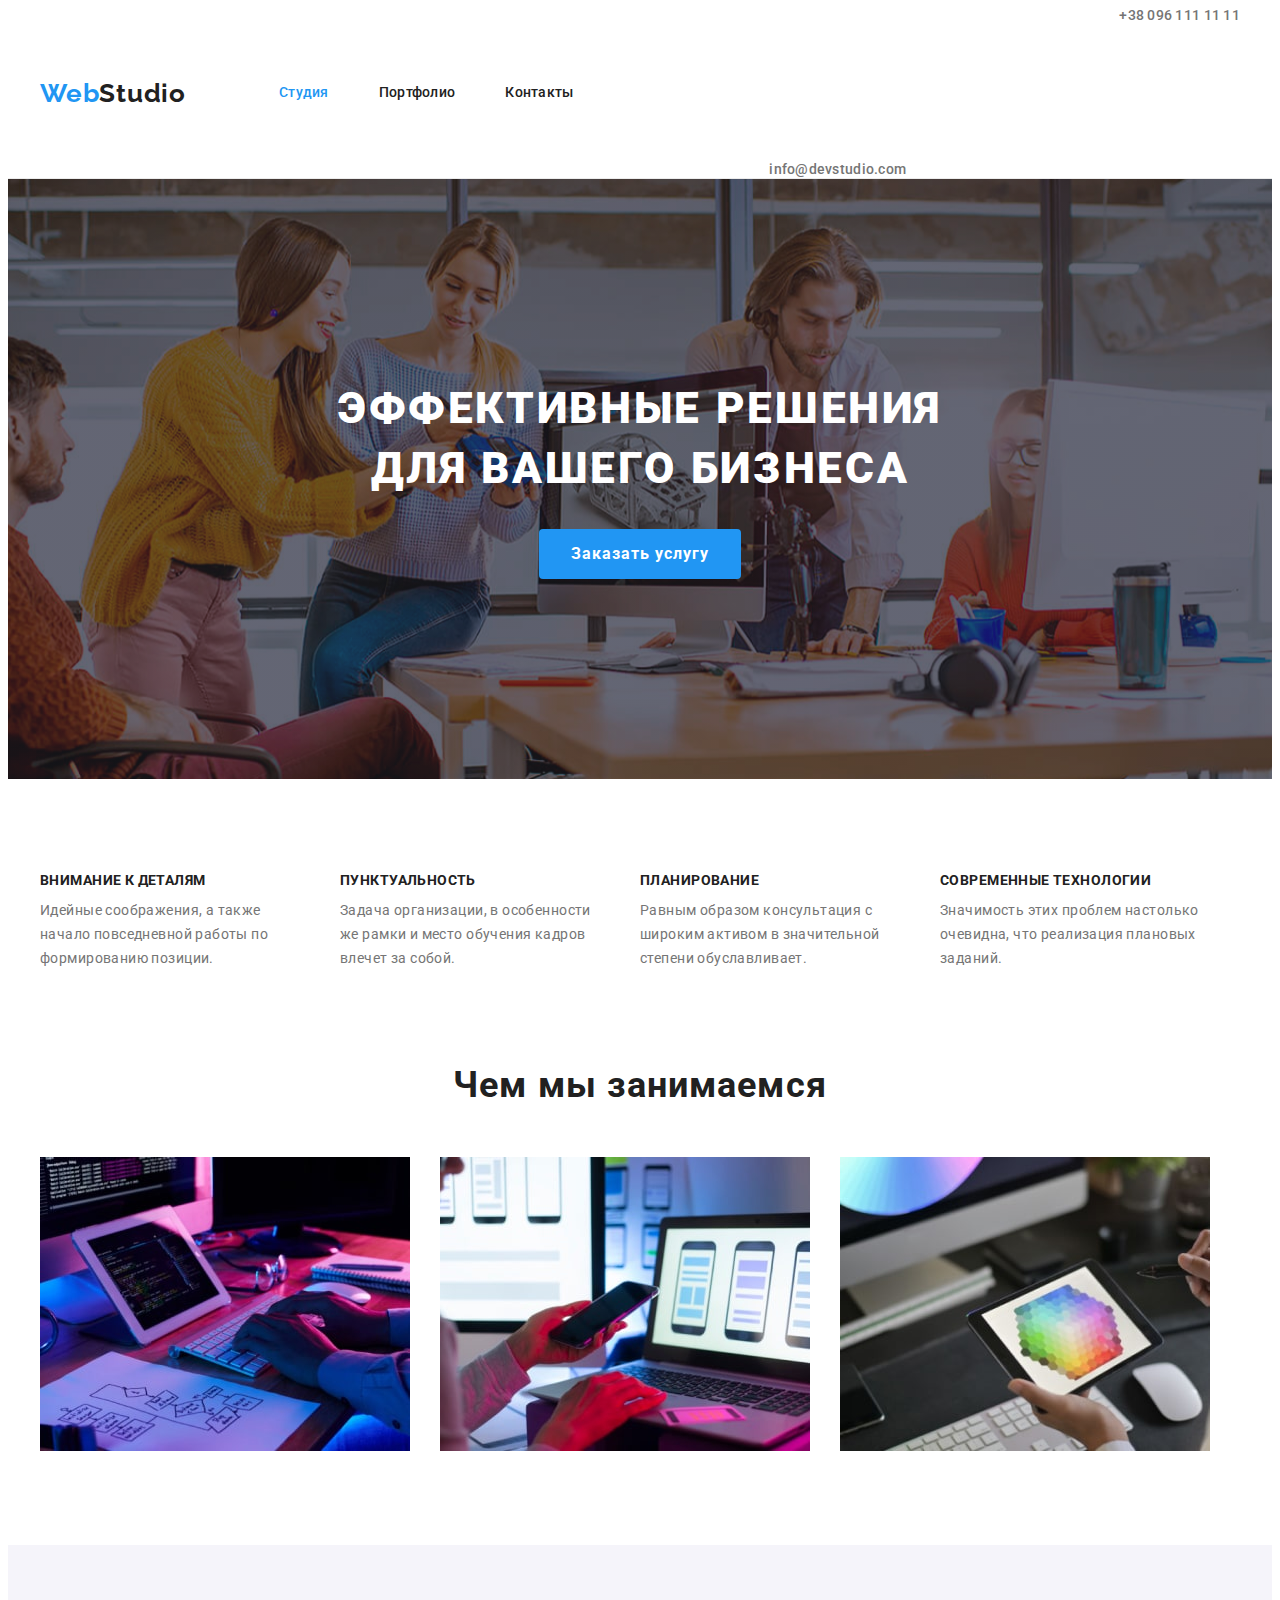
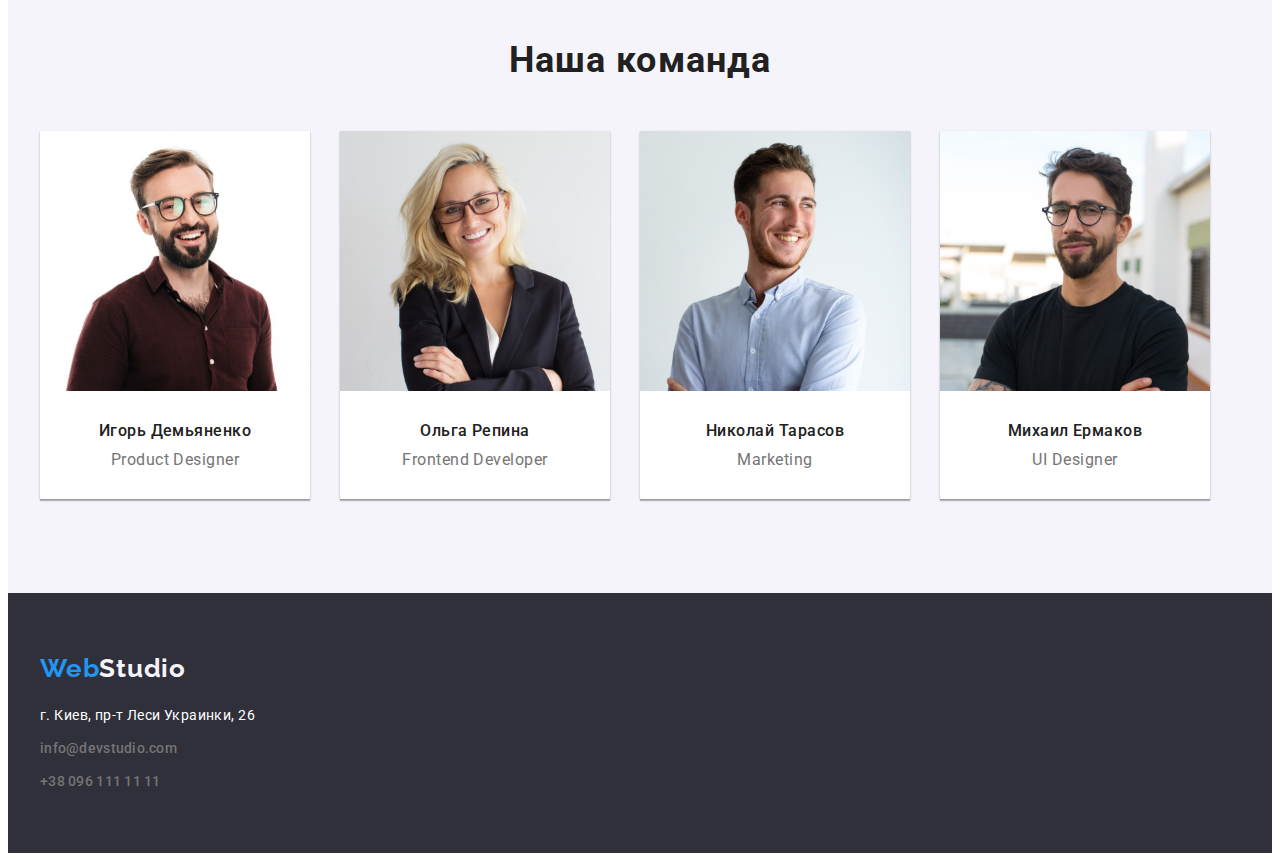
<file: index.html>
<!DOCTYPE html>
<html lang="ru">
  <head>
    <meta charset="UTF-8" />
    <meta http-equiv="X-UA-Compatible" content="IE=edge" />
    <meta name="viewport" content="width=device-width, initial-scale=1.0" />
    <title>Document</title>
    <link
      href="https://fonts.googleapis.com/css2?family=Raleway:wght@700&family=Roboto:wght@400;500;700;900&display=swap"
      rel="stylesheet"
    />
    <link
      rel="stylesheet"
      href="https://cdnjs.cloudflare.com/ajax/libs/modern-normalize/1.1.0/modern-normalize.min.css"
      integrity="sha512-wpPYUAdjBVSE4KJnH1VR1HeZfpl1ub8YT/NKx4PuQ5NmX2tKuGu6U/JRp5y+Y8XG2tV+wKQpNHVUX03MfMFn9Q=="
      crossorigin="anonymous"
      referrerpolicy="no-referrer"
    />
    <link rel="stylesheet" href="css/styles.css" />
  </head>
  <body>
    <header class="header">
      <div class="primary-header container">
        <a href="./index.html" class="logo link"> <span class="logo-web">Web</span>Studio</a>
        <nav class="nav">
          <ul class="nav-list list">
            <li class="nav-item">
              <a href="./index.html" class="nav-link current link">Студия</a>
            </li>
            <li class="nav-item"><a href="./portfolio.html" class="nav-link link">Портфолио</a></li>
            <li class="nav-item"><a href="" class="nav-link link">Контакты</a></li>
          </ul>
        </nav>
        <ul class="contact-list list">
          <li class="contact-item">

            <svg>
              <use href=></use>
            </svg>
            <div class="contact-mail-top">
            <a href="mailto:info@devstudio.com" class="contact-link mail-top link"
              >info@devstudio.com</a
            >
            </div>
          </li>
          <li class="contact-item">
            <a href="tel:+380961111111" class="contact-link phone link ">+38 096 111 11 11</a>
          </li>
        </ul>
      </div>
    </header>

    <main>
      <div class="hero-backgraund">
        <section class="hero">
          <h1 class="hero-title">Эффективные решения для вашего бизнеса</h1>
          <button type="button" class="primary-button">Заказать услугу</button>
        </div>
      </section>

      <section class="skills section">
        <div class="container">
          <ul class="skills-list list">
            <li class="skills-item">
              <h2 class="skill-title">Внимание к деталям</h2>
              <p class="skill-text">
                Идейные соображения, а также начало повседневной работы по формированию позиции.
              </p>
            </li>
            <li class="skills-item">
              <h2 class="skill-title">Пунктуальность</h2>
              <p class="skill-text">
                Задача организации, в особенности же рамки и место обучения кадров влечет за собой.
              </p>
            </li>
            <li class="skills-item">
              <h2 class="skill-title">Планирование</h2>
              <p class="skill-text">
                Равным образом консультация с широким активом в значительной степени обуславливает.
              </p>
            </li>
            <li class="skills-item">
              <h2 class="skill-title">Современные технологии</h2>
              <p class="skill-text">
                Значимость этих проблем настолько очевидна, что реализация плановых заданий.
              </p>
            </li>
          </ul>
        </div>
      </section>

      <section class="service section">
        <div class="container">
          <h2 class="section-title">Чем мы занимаемся</h2>
          <ul class="service-list list">
            <li class="service-item">
              <img
                class="service-image"
                src="img/write.jpg"
                alt="печатают на клавиатуре"
                width="370"
                height="294"
              />
            </li>
            <li class="service-item">
              <img
                class="service-image"
                src="./img/modile.jpg"
                alt="проверяет мобильный"
                width="370"
                height="294"
              />
            </li>
            <li class="service-item">
              <img
                class="service-image"
                src="./img/color.jpg"
                alt="цветовая сетка"
                width="370"
                height="294"
              />
            </li>
          </ul>
        </div>
      </section>

      <section class="team section">
        <div class="container">
          <h2 class="section-title">Наша команда</h2>
          <ul class="team-list list">
            <li class="team-item">
              <img
                class="team-image"
                src="./img/photo-igor.jpg"
                alt="фото игоря"
                width="270"
                height="260"
              />
              <div class="teammate-background">
                <h3 class="teammate-name">Игорь Демьяненко</h3>
                <p lang="en" class="teammate-position">Product Designer</p>
              </div>
            </li>
            <li class="team-item">
              <img
                class="team-image"
                src="./img/photo-olha.jpg"
                alt="фото ольги"
                width="270"
                height="260"
              />
              <div class="teammate-background">
                <h3 class="teammate-name">Ольга Репина</h3>
                <p lang="en" class="teammate-position">Frontend Developer</p>
              </div>
            </li>
            <li class="team-item">
              <img
                class="team-image"
                src="./img/photo-nikolay.jpg"
                alt="фото николая"
                width="270"
                height="260"
              />
              <div class="teammate-background">
                <h3 class="teammate-name">Николай Тарасов</h3>
                <p lang="en" class="teammate-position">Marketing</p>
              </div>
            </li>
            <li class="team-item">
              <img
                class="team-image"
                src="./img/photo-mikhail.jpg"
                alt="фото михаила"
                width="270"
                height="260"
              />
              <div class="teammate-background">
                <h3 class="teammate-name">Михаил Ермаков</h3>
                <p lang="en" class="teammate-position">UI Designer</p>
              </div>
            </li>
          </ul>
        </div>
      </section>
    </main>
    <footer class="footer">
      <div class="footer-connection container">
        <a href="./index.html" class="logo logo-white link"
          ><span class="logo-web">Web</span>Studio</a
        >
        <address class="address">
          <ul class="address-list list">
            <li class="address-item">
              <a
                href="https://www.google.com/maps/place/%D0%B1%D1%83%D0%BB.+%D0%9B%D0%B5%D1%81%D0%B8+%D0%A3%D0%BA%D1%80%D0%B0%D0%B8%D0%BD%D0%BA%D0%B8,+26,+%D0%9A%D0%B8%D0%B5%D0%B2,+02000/@50.4265807,30.5361971,17z/data=!3m1!4b1!4m5!3m4!1s0x40d4cf0e033ecbe9:0x57a4dffefec77da0!8m2!3d50.4265807!4d30.5383858"
                class="address-link link"
                >г. Киев, пр-т Леси Украинки, 26</a
              >
            </li>
            <li class="address-item">
              <a href="mailto:info@devstudio.com" class="contact-link-bottom link">info@devstudio.com</a>
            </li>
            <li class="address-item">
              <a href="tel:+380961111111" class="contact-link-bottom  link">+38 096 111 11 11</a>
            </li>
          </ul>
        </address>
      </div>
    </footer>
  </body>
</html>
</file>
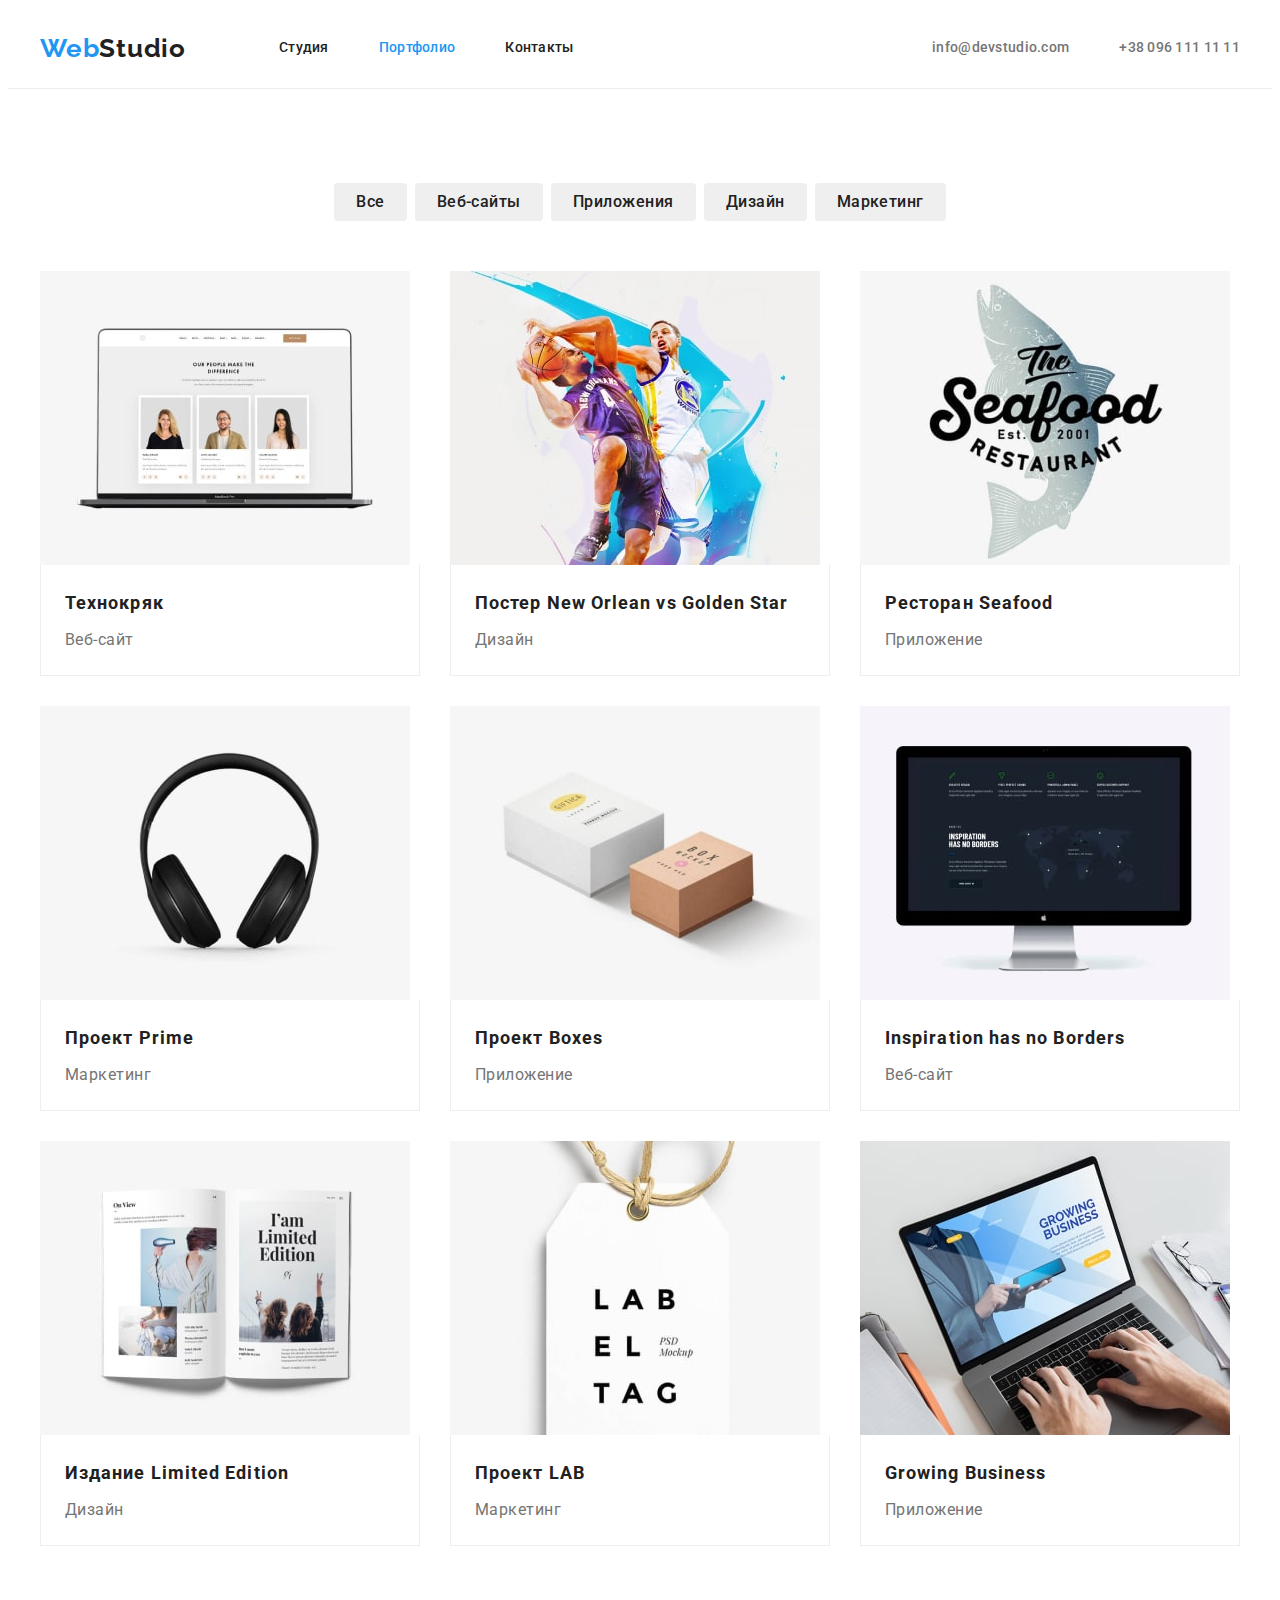
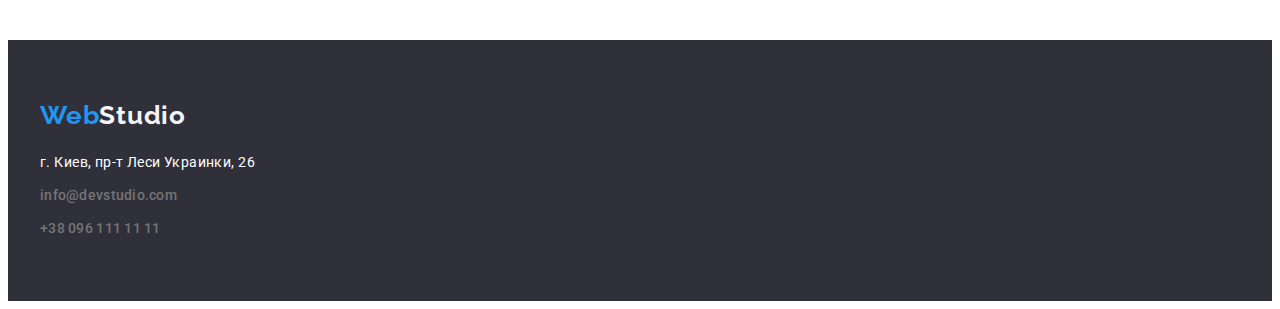
<file: portfolio.html>
<!DOCTYPE html>
<html lang="ru">
  <head>
    <meta charset="UTF-8" />
    <meta http-equiv="X-UA-Compatible" content="IE=edge" />
    <meta name="viewport" content="width=device-width, initial-scale=1.0" />
    <title>Document</title>
    <link
      href="https://fonts.googleapis.com/css2?family=Raleway:wght@700&family=Roboto:wght@400;500;700&display=swap"
      rel="stylesheet"
    />
    <link
      rel="stylesheet"
      href="https://cdnjs.cloudflare.com/ajax/libs/modern-normalize/1.1.0/modern-normalize.min.css"
      integrity="sha512-wpPYUAdjBVSE4KJnH1VR1HeZfpl1ub8YT/NKx4PuQ5NmX2tKuGu6U/JRp5y+Y8XG2tV+wKQpNHVUX03MfMFn9Q=="
      crossorigin="anonymous"
      referrerpolicy="no-referrer"
    />
    <link rel="stylesheet" href="css/styles.css" />
  </head>

  <body>
    <header class="header">
      <div class="primary-header container">
        <a href="./index.html" class="logo link"> <span class="logo-web">Web</span>Studio</a>
        <nav class="nav">
          <ul class="nav-list list">
            <li class="nav-item">
              <a href="./index.html" class="nav-link link">Студия</a>
            </li>
            <li class="nav-item">
              <a href="./portfolio.html" class="nav-link current link">Портфолио</a>
            </li>
            <li class="nav-item"><a href="" class="nav-link link">Контакты</a></li>
          </ul>
        </nav>
        <ul class="contact-list list">
          <li class="contact-item">
            <a href="mailto:info@devstudio.com" class="contact-link link .block"
              >info@devstudio.com</a
            >
          </li>
          <li class="contact-item">
            <a href="tel:+380961111111" class="contact-link link .block">+38 096 111 11 11</a>
          </li>
        </ul>
      </div>
    </header>

    <main>
      <section class="our-works section">
        <div class="container">
          <!-- <h1 class="filter-title">Наши работы</h1> -->
          <ul class="filter-list list">
            <li class="filter-item">
              <button type="button" class="secondary-button">Все</button>
            </li>
            <li class="filter-item">
              <button type="button" class="secondary-button">Веб-сайты</button>
            </li>
            <li class="filter-item">
              <button type="button" class="secondary-button">Приложения</button>
            </li>
            <li class="filter-item">
              <button type="button" class="secondary-button">Дизайн</button>
            </li>
            <li class="filter-item">
              <button type="button" class="secondary-button">Маркетинг</button>
            </li>
          </ul>
          <ul class="project-list list">
            <li class="project-item">
              <img
                class="project-image"
                src="./img/technokryak.jpg"
                alt="Страница веб-сайта"
                width="370"
                height="294"
              />
              <div class="project-backgraung">
                <h2 class="project-title">Технокряк</h2>
                <p class="project-text">Веб-сайт</p>
              </div>
            </li>
            <li class="project-item">
              <img
                class="project-image"
                src="./img/poster-new-orlean.jpg"
                alt="Постер"
                width="370"
                height="294"
              />
              <div class="project-backgraung">
                <h2 class="project-title">Постер New Orlean vs Golden Star</h2>
                <p class="project-text">Дизайн</p>
              </div>
            </li>
            <li class="project-item">
              <img
                class="project-image"
                src="./img/seafood.jpg"
                alt="Постер Ресторан Seafood"
                width="370"
                height="294"
              />
              <div class="project-backgraung">
                <h2 class="project-title">Ресторан Seafood</h2>
                <p class="project-text">Приложение</p>
              </div>
            </li>
            <li class="project-item">
              <img
                class="project-image"
                src="./img/project-prime.jpg"
                alt="Наушники"
                width="370"
                height="294"
              />
              <div class="project-backgraung">
                <h2 class="project-title">Проект Prime</h2>
                <p class="project-text">Маркетинг</p>
              </div>
            </li>
            <li class="project-item">
              <img
                class="project-image"
                src="./img/project-boxes.jpg"
                alt="Коробки"
                width="370"
                height="294"
              />
              <div class="project-backgraung">
                <h2 class="project-title">Проект Boxes</h2>
                <p class="project-text">Приложение</p>
              </div>
            </li>
            <li class="project-item">
              <img
                class="project-image"
                src="./img/inspiration.jpg"
                alt="Монитор"
                width="370"
                height="294"
              />
              <div class="project-backgraung">
                <h2 class="project-title">Inspiration has no Borders</h2>
                <p class="project-text">Веб-сайт</p>
              </div>
            </li>
            <li class="project-item">
              <img
                class="project"
                src="./img/limited-edition.jpg"
                alt="Книга"
                width="370"
                height="294"
              />
              <div class="project-backgraung">
                <h2 class="project-title">Издание Limited Edition</h2>
                <p class="project-text">Дизайн</p>
              </div>
            </li>
            <li class="project-item">
              <img
                class="project-image"
                src="./img/project-lab.jpg"
                alt="Lable"
                width="370"
                height="294"
              />
              <div class="project-backgraung">
                <h2 class="project-title">Проект LAB</h2>
                <p class="project-text">Маркетинг</p>
              </div>
            </li>
            <li class="project-item">
              <img
                class="project-image"
                src="./img/growing-business.jpg"
                alt="Ноутбук"
                width="370"
                height="294"
              />
              <div class="project-backgraung">
                <h2 class="project-title">Growing Business</h2>
                <p class="project-text">Приложение</p>
              </div>
            </li>
          </ul>
        </div>
      </section>
    </main>

    <footer class="footer">
      <div class="footer-connection container">
        <a href="./index.html" class="logo logo-white link"
          ><span class="logo-web">Web</span>Studio</a
        >
        <address class="address">
          <ul class="address-list list">
            <li class="address-item">
              <a
                href="https://www.google.com/maps/place/%D0%B1%D1%83%D0%BB.+%D0%9B%D0%B5%D1%81%D0%B8+%D0%A3%D0%BA%D1%80%D0%B0%D0%B8%D0%BD%D0%BA%D0%B8,+26,+%D0%9A%D0%B8%D0%B5%D0%B2,+02000/@50.4265807,30.5361971,17z/data=!3m1!4b1!4m5!3m4!1s0x40d4cf0e033ecbe9:0x57a4dffefec77da0!8m2!3d50.4265807!4d30.5383858"
                class="address-link link"
                >г. Киев, пр-т Леси Украинки, 26</a
              >
            </li>
            <li class="address-item">
              <a href="mailto:info@devstudio.com" class="contact-link-bottom link"
                >info@devstudio.com</a
              >
            </li>
            <li class="address-item">
              <a href="tel:+380961111111" class="contact-link-bottom link">+38 096 111 11 11</a>
            </li>
          </ul>
        </address>
      </div>
    </footer>
  </body>
</html>
</file>
<file: css/styles.css>
:root {
  --primary-color: #212121;
  --primary-shade-color: #757575;
  --secondary-color: #ffffff;
  --secondary-shade-color: #f5f4fa;
  --accent-color: #2196f3;
  --primary-background-color: #2f303a;
  --secondary-background-color: #f5f4fa;
  --address-shade-color: rgba(255, 255, 255, 0.6);
  --primary-border-color: #ececec;
  --secondary-border-color: #eeeeee;
}

p,
h1,
h2,
h3,
h4 {
  margin: 0;
}

ul {
  margin: 0;
  padding: 0;
}

button {
  border: none;
  border-radius: 4px;
  cursor: pointer;
}

img {
  display: block;
  max-width: 100%;
  height: auto;
}

.container {
  width: 1200px;
  padding: 0 15px;
  margin: 0 auto;
}

.section {
  padding: 94px 0;
}

body {
  background-color: var(--secondary-color);
  font-family: Roboto, sans-serif;
  color: var(--primary-color);
}

.list {
  list-style: none;
}

.link {
  text-decoration: none;
}

/* -----------------HEADER----------------*/

.header {
  border-bottom: 1px solid var(--primary-border-color);
}
.primary-header {
  display: flex;
  align-items: center;
}

.logo-web {
  color: var(--accent-color);
}

.logo {
  font-family: Raleway;
  font-weight: 700;
  font-size: 26px;
  line-height: 1.19;
  letter-spacing: 0.03em;

  color: var(--primary-color);
}

.nav {
  cursor: pointer;
  margin-left: 93px;
}

.nav-list {
  display: flex;

  color: var(--primary-color);
}

.nav :hover,
.nav :focus {
  color: var(--accent-color);
}

.nav-list .link.current {
  color: var(--accent-color);
}

.nav-item:not(:last-child) {
  margin-right: 50px;
}

.nav-link {
  display: block;
  font-weight: 500;
  font-size: 14px;
  line-height: 1.14;
  letter-spacing: 0.02em;

  padding: 32px 0;

  color: var(--primary-color);
}

.contact-list {
  display: flex;
  margin-left: auto;
}

.contact-list .contact-item + .contact-item {
  margin-left: 50px;
}

.contact-link {
  display: block;
  font-weight: 500;
  font-size: 14px;
  line-height: 1.14;
  letter-spacing: 0.02em;

  color: var(--primary-shade-color);
}

.contact-link:hover,
.contact-link:focus {
  color: var(--accent-color);
}

/* -----------------HERO----------------- */

.hero {
  text-align: center;
  padding: 200px 0;

  /* background-color: var(--primary-background-color); */
}

.hero-backgraund {
  max-width: 1600px;
  margin: 0 auto;
  /* outline: 2px solid rgb(241, 19, 19); */
  background-image: linear-gradient(rgba(47, 48, 58, 0.4), rgba(47, 48, 58, 0.4)),
    url(../img/hero-backgraund.svg);
  background-position: center;
}

.hero-title {
  font-weight: 900;
  font-size: 44px;
  line-height: 1.36;
  letter-spacing: 0.06em;
  text-transform: uppercase;
  max-width: 696px;
  text-align: center;
  margin: 0 auto 30px auto;

  color: var(--secondary-color);
}

.primary-button {
  font-family: inherit;
  font-weight: 700;
  font-size: 16px;
  line-height: 1.88;
  letter-spacing: 0.06em;
  color: var(--secondary-color);
  padding: 10px 32px;

  background-color: var(--accent-color);
}

/* -----------skills----------------- */

.skills-list {
  display: flex;
  margin: 0 auto;
}

.skills-item::before {
  content: '';
  width: 10px;
  height: 20px;
  background-image: url(../img/skill-antenna.svg);
  background-color: var(--secondary-background-color);
}
.skills-item:not(:last-child) {
  margin-right: 30px;
}

.skill-title {
  font-weight: 700;
  font-size: 14px;
  line-height: 1.14;
  letter-spacing: 0.03em;
  text-transform: uppercase;

  margin-bottom: 10px;

  color: var(--primary-color);
}

.skill-text {
  max-width: 270px;
  font-size: 14px;
  line-height: 1.71;
  letter-spacing: 0.03em;

  color: var(--primary-shade-color);
}

/* ------------SERTVISE------------------- */
.service {
  padding-top: 0;
}

.section-title {
  font-weight: 700;
  font-size: 36px;
  line-height: 1.17;
  text-align: center;
  letter-spacing: 0.03em;
  margin-bottom: 50px;

  color: var(--primary-color);
}

.service-list {
  display: flex;
}

.service-item:not(:last-child) {
  margin-right: 30px;
}

/*--------------- TEAM -----------*/

.team {
  background-color: var(--secondary-background-color);
}

.team-list {
  display: flex;
  margin: 0 auto;
}
.team-item {
  box-shadow: 0px 1px 3px rgba(0, 0, 0, 0.12), 0px 1px 1px rgba(0, 0, 0, 0.14),
    0px 2px 1px rgba(0, 0, 0, 0.2);
}

.team-item:not(:last-child) {
  margin-right: 30px;
}

.teammate-background {
  padding: 30px 0;

  text-align: center;

  border-radius: 0px 0px 4px 4px;
  background-color: var(--secondary-color);
}

.teammate-name {
  font-weight: 500;
  font-size: 16px;
  line-height: 1.19;

  letter-spacing: 0.03em;
  margin-bottom: 10px;
  color: var(--primary-color);
}

.teammate-position {
  font-size: 16px;
  line-height: 19px;
  letter-spacing: 0.03em;

  color: var(--primary-shade-color);
}

/* -----------------PORTFOLIO--filter-button---------------- */

.filter-list {
  display: flex;
  justify-content: center;
  margin-bottom: 50px;
}

.filter-item:not(:last-child) {
  margin-right: 8px;
}

.secondary-button {
  font-family: inherit;
  font-weight: 500;
  font-size: 16px;
  line-height: 1.63;
  text-align: center;
  letter-spacing: 0.03em;
  padding: 6px 22px;

  color: var(--primary-color);
}

.filter-item :hover,
.filter-item :focus,
.filter-item :active {
  background-color: var(--accent-color);
  color: var(--secondary-color);
}

.project-list {
  display: flex;
  flex-wrap: wrap;

  margin-bottom: -30px;
  margin-right: -30px;
}

.project-item {
  flex-basis: calc(100% / 3 - 30px);
  margin-bottom: 30px;
  margin-right: 30px;
}

.project-item:hover .project-item:focus {
  box-shadow: 0px 1px 1px rgba(0, 0, 0, 0.12), 0px 4px 4px rgba(0, 0, 0, 0.06),
    1px 4px 6px rgba(0, 0, 0, 0.16);
}

.project-backgraung {
  padding: 20px 24px;

  background-color: var(--secondary-color);
  border: 1px solid var(--secondary-border-color);
  border-top: none;
}

.project-title {
  font-weight: 700;
  font-size: 18px;
  line-height: 2;
  letter-spacing: 0.06em;

  margin-bottom: 4px;

  color: var(--primary-color);
}
.project-text {
  font-size: 16px;
  line-height: 1.88;
  letter-spacing: 0.03em;
  color: var(--primary-shade-color);
}
/* ---------FOOTER------------------ */

.footer {
  padding: 60px 0;
  background-color: var(--primary-background-color);
}

.logo-white {
  color: var(--secondary-shade-color);
}

.address {
  margin-top: 20px;
}

.address :hover,
.address :focus {
  color: var(--accent-color);
}

.address-link {
  font-style: normal;
  font-size: 14px;
  line-height: 1.71;
  letter-spacing: 0.03em;
  color: var(--secondary-color);
}

.address-item {
  font-style: normal;
  font-size: 14px;
  line-height: 1.71;
  letter-spacing: 0.03em;

  color: var(--address-shade-color);
}

.address-item:not(:last-child) {
  margin-bottom: 9px;
}

.contact-link-bottom {
  font-weight: 500;
  font-size: 14px;
  line-height: 1.14;
  letter-spacing: 0.02em;

  color: var(--primary-shade-color);
}

.contact-link-bottom:hover,
.contact-link-bottom:focus {
  color: var(--accent-color);
}
</file>
